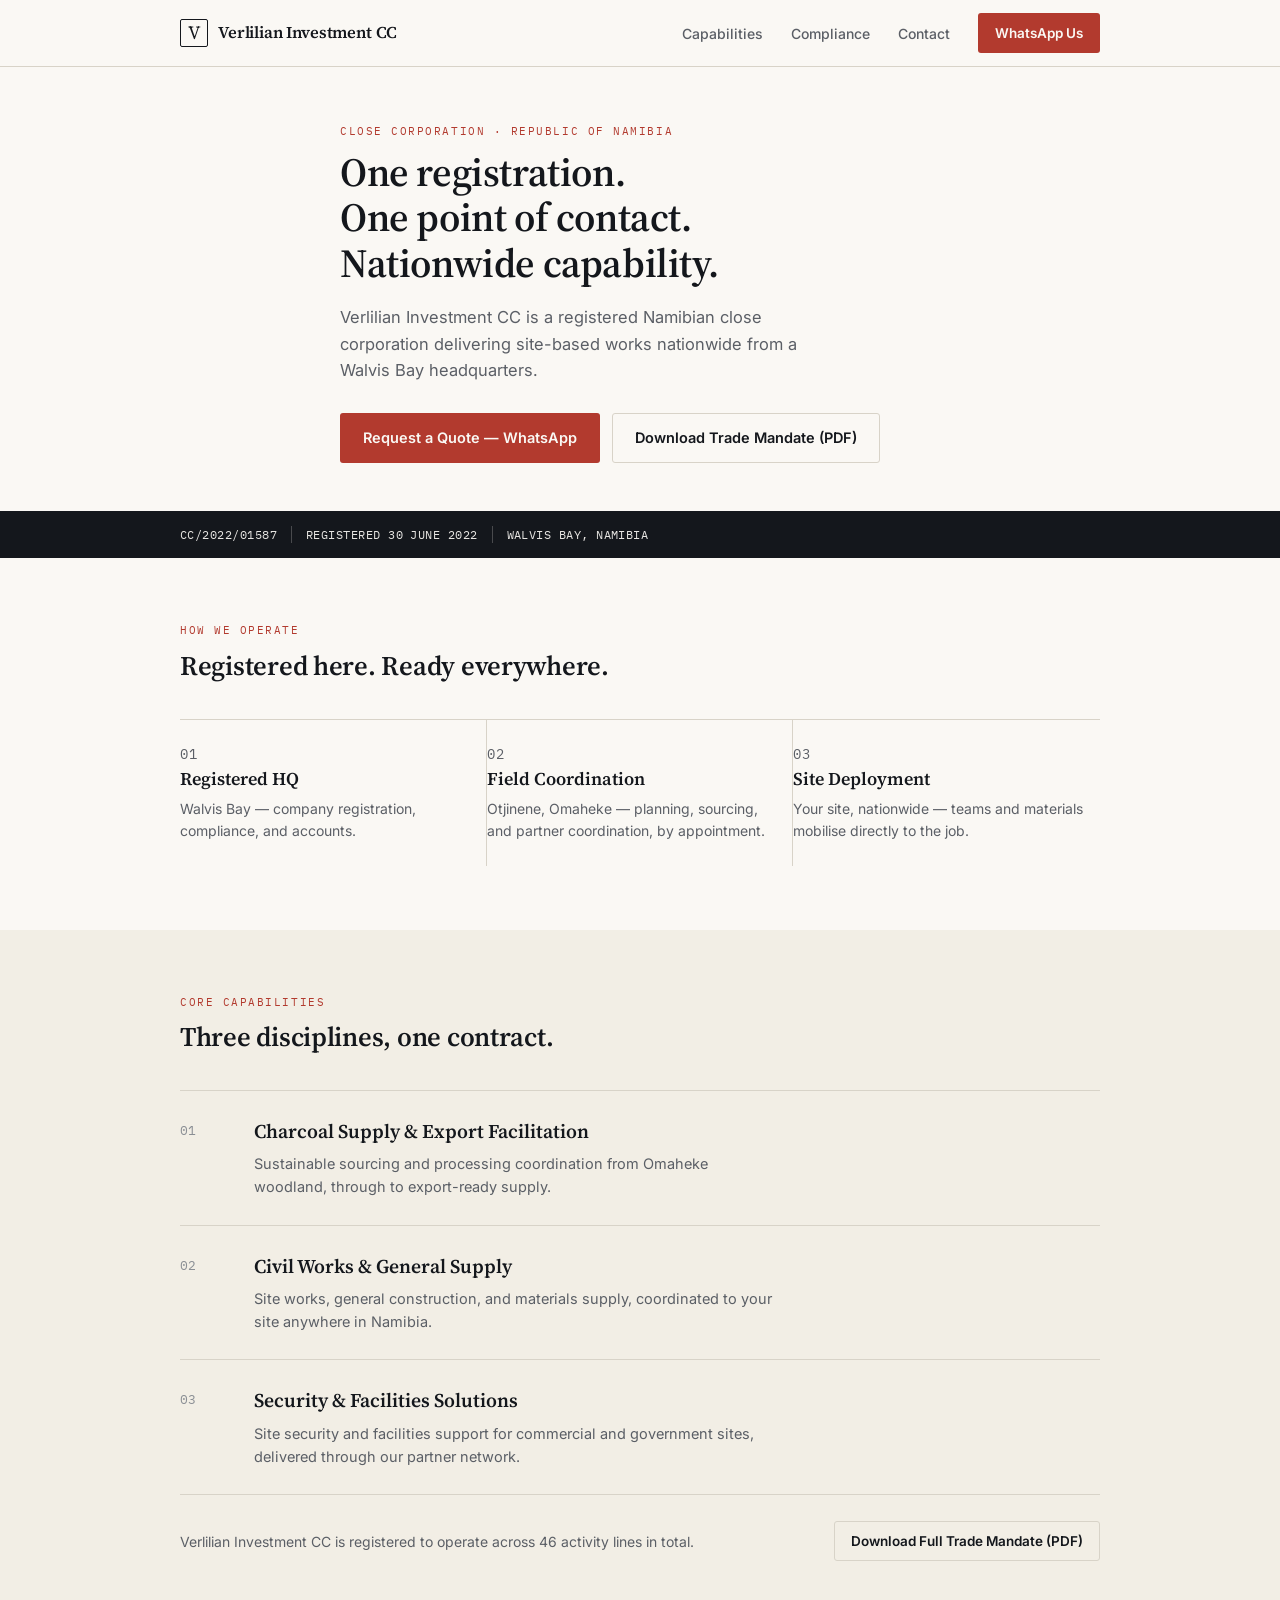
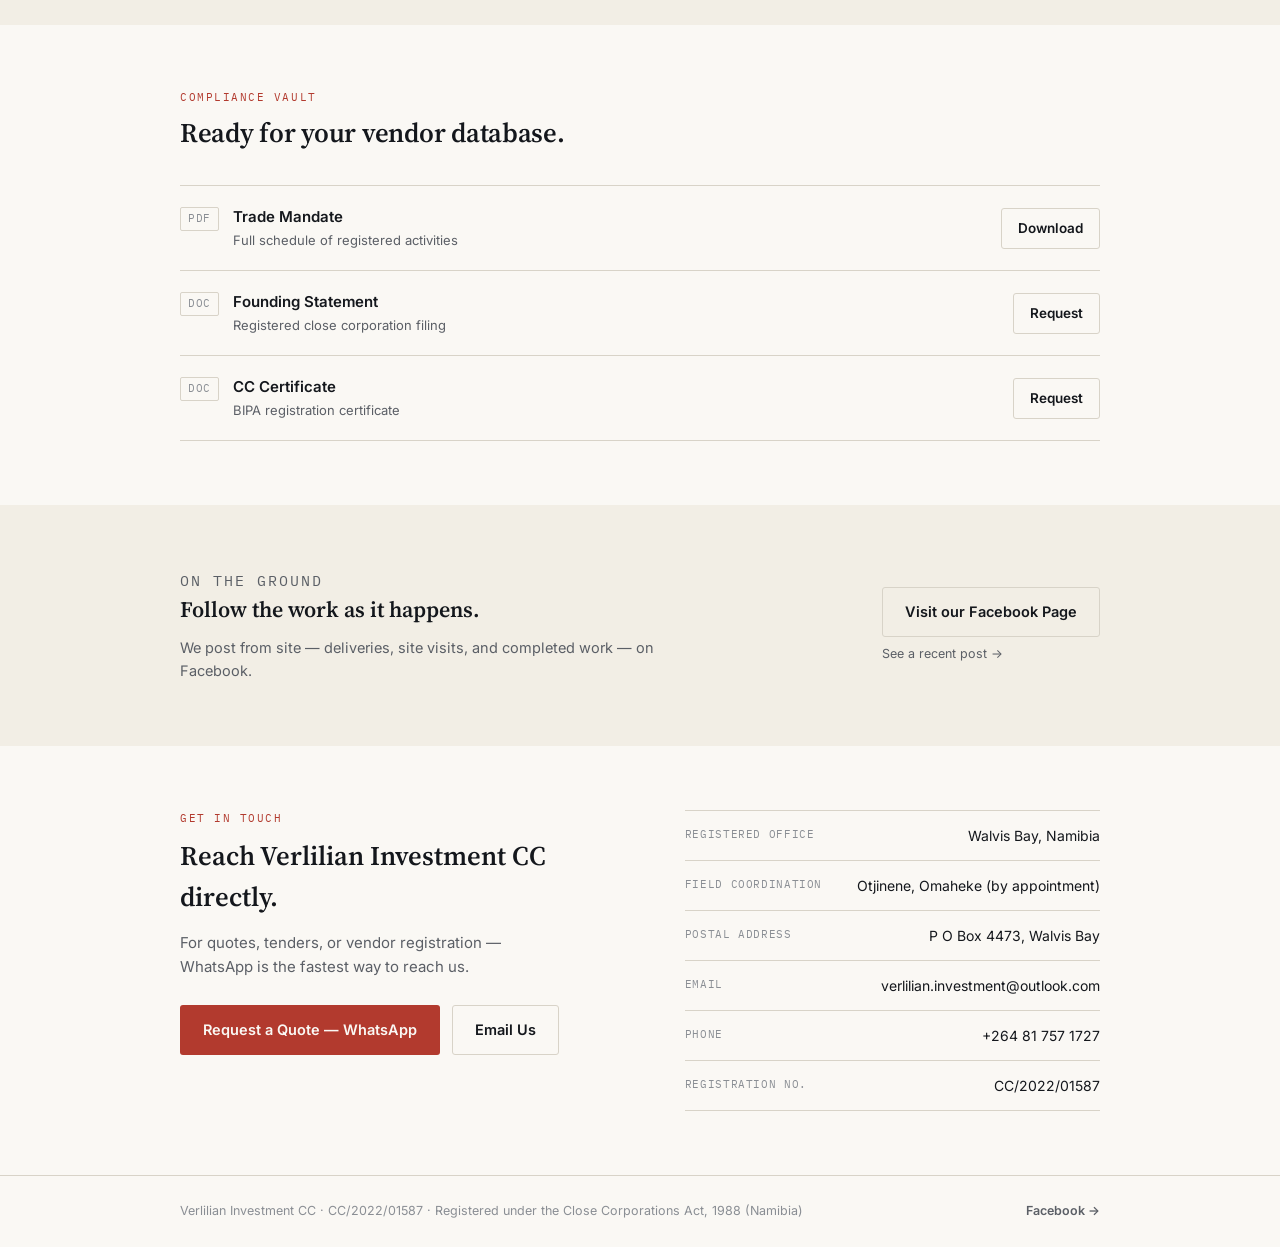
<file: index.html>
<!DOCTYPE html>
<html lang="en">
<head>
<meta charset="UTF-8">
<meta name="viewport" content="width=device-width, initial-scale=1.0">
<title>Verlilian Investment CC — Registered CC/2022/01587, Walvis Bay, Namibia</title>
<meta name="description" content="Verlilian Investment CC is a registered Namibian close corporation (CC/2022/01587) delivering charcoal supply, civil works, and security & facilities solutions nationwide from a Walvis Bay headquarters.">
<link rel="canonical" href="https://verlilian-website.vercel.app/">
<meta name="theme-color" content="#FAF8F4">

<!-- Open Graph / Facebook link previews -->
<meta property="og:type" content="website">
<meta property="og:site_name" content="Verlilian Investment CC">
<meta property="og:title" content="Verlilian Investment CC — Registered CC/2022/01587, Walvis Bay">
<meta property="og:description" content="One registration. One point of contact. Nationwide capability. Registered Namibian close corporation, est. 2022.">
<meta property="og:url" content="https://verlilian-website.vercel.app/">
<meta property="og:image" content="https://verlilian-website.vercel.app/images/og-verlilian.jpg">
<meta property="og:image:width" content="900">
<meta property="og:image:height" content="472">
<meta property="og:locale" content="en_NA">

<meta name="twitter:card" content="summary_large_image">
<meta name="twitter:title" content="Verlilian Investment CC — Registered CC/2022/01587">
<meta name="twitter:description" content="One registration. One point of contact. Nationwide capability.">
<meta name="twitter:image" content="https://verlilian-website.vercel.app/images/og-verlilian.jpg">

<link rel="icon" href="data:image/svg+xml,%3Csvg xmlns='http://www.w3.org/2000/svg' viewBox='0 0 32 32'%3E%3Crect x='2' y='2' width='28' height='28' fill='%23FAF8F4' stroke='%2314171C' stroke-width='2'/%3E%3Ctext x='16' y='23' font-family='Georgia,serif' font-size='19' font-weight='600' text-anchor='middle' fill='%2314171C'%3EV%3C/text%3E%3C/svg%3E">

<link rel="preconnect" href="https://fonts.googleapis.com">
<link rel="preconnect" href="https://fonts.gstatic.com" crossorigin>
<link href="https://fonts.googleapis.com/css2?family=Source+Serif+4:wght@600;700&family=Inter:wght@400;500;600;700&family=IBM+Plex+Mono:wght@400;500&display=swap" rel="stylesheet">

<link rel="stylesheet" href="styles.css">

<!--
  Meta Pixel — paste the base code below once the Facebook Page and Pixel
  exist. Left blank on purpose: do not ship a placeholder Pixel ID.

  <script>
    !function(f,b,e,v,n,t,s){if(f.fbq)return;n=f.fbq=function(){n.callMethod?
    n.callMethod.apply(n,arguments):n.queue.push(arguments)};if(!f._fbq)f._fbq=n;
    n.push=n;n.loaded=!0;n.version='2.0';n.queue=[];t=b.createElement(e);t.async=!0;
    t.src=v;s=b.getElementsByTagName(e)[0];s.parentNode.insertBefore(t,s)}(window,
    document,'script','https://connect.facebook.net/en_US/fbevents.js');
    fbq('init', 'YOUR_PIXEL_ID');
    fbq('track', 'PageView');
  </script>
-->
</head>
<body>
<a class="skip-link" href="#main">Skip to content</a>

<header class="site-header">
  <div class="wrap header-inner">
    <a class="brand" href="#top">
      <svg class="brand-mark" viewBox="0 0 28 28" aria-hidden="true">
        <text x="14" y="20" text-anchor="middle">V</text>
      </svg>
      <span class="brand-name">Verlilian Investment CC</span>
    </a>
    <div class="header-actions">
      <nav class="main-nav" aria-label="Primary">
        <ul id="nav-list">
          <li><a href="#capabilities">Capabilities</a></li>
          <li><a href="#compliance">Compliance</a></li>
          <li><a href="#contact">Contact</a></li>
          <li><a href="https://wa.me/264817571727?text=Hello%20Verlilian%20Investment%20CC%20(CC%2F2022%2F01587)%2C%20I%20need%20a%20quote%20for%20%5Bservice%5D%20in%20%5Blocation%5D." class="btn btn-primary btn-sm">WhatsApp Us</a></li>
        </ul>
      </nav>
      <button class="nav-toggle" id="nav-toggle" aria-expanded="false" aria-controls="nav-list" aria-label="Toggle menu">
        <span></span><span></span><span></span>
      </button>
    </div>
  </div>
</header>

<main id="main">

  <!-- Hero -->
  <section class="hero" id="top">
    <div class="wrap hero-inner">
      <p class="eyebrow">Close Corporation · Republic of Namibia</p>
      <h1>One registration.<br>One point of contact.<br>Nationwide capability.</h1>
      <p class="hero-lede">Verlilian Investment&nbsp;CC is a registered Namibian close corporation delivering site-based works nationwide from a Walvis Bay headquarters.</p>
      <div class="hero-actions">
        <a class="btn btn-primary" href="https://wa.me/264817571727?text=Hello%20Verlilian%20Investment%20CC%20(CC%2F2022%2F01587)%2C%20I%20need%20a%20quote%20for%20%5Bservice%5D%20in%20%5Blocation%5D.">Request a Quote — WhatsApp</a>
        <a class="btn btn-ghost" href="documents/verlilian-trade-mandate.pdf">Download Trade Mandate (PDF)</a>
      </div>
    </div>
    <div class="cert-strip">
      <div class="wrap cert-strip-inner">
        <span class="cert-field">CC/2022/01587</span>
        <span class="cert-field">REGISTERED 30 JUNE 2022</span>
        <span class="cert-field">WALVIS BAY, NAMIBIA</span>
      </div>
    </div>
  </section>

  <!-- Operating model -->
  <section id="operating-model">
    <div class="wrap">
      <div class="section-head">
        <p class="eyebrow">How We Operate</p>
        <h2>Registered here. Ready everywhere.</h2>
      </div>
      <div class="model-row">
        <div class="model-step">
          <p class="model-num">01</p>
          <h3>Registered HQ</h3>
          <p>Walvis Bay — company registration, compliance, and accounts.</p>
        </div>
        <div class="model-step">
          <p class="model-num">02</p>
          <h3>Field Coordination</h3>
          <p>Otjinene, Omaheke — planning, sourcing, and partner coordination, by appointment.</p>
        </div>
        <div class="model-step">
          <p class="model-num">03</p>
          <h3>Site Deployment</h3>
          <p>Your site, nationwide — teams and materials mobilise directly to the job.</p>
        </div>
      </div>
    </div>
  </section>

  <!-- Capabilities -->
  <section class="section-alt" id="capabilities">
    <div class="wrap">
      <div class="section-head">
        <p class="eyebrow">Core Capabilities</p>
        <h2>Three disciplines, one contract.</h2>
      </div>
      <div class="cap-list">
        <div class="cap-row">
          <span class="cap-num">01</span>
          <div>
            <h3>Charcoal Supply &amp; Export Facilitation</h3>
            <p>Sustainable sourcing and processing coordination from Omaheke woodland, through to export-ready supply.</p>
          </div>
        </div>
        <div class="cap-row">
          <span class="cap-num">02</span>
          <div>
            <h3>Civil Works &amp; General Supply</h3>
            <p>Site works, general construction, and materials supply, coordinated to your site anywhere in Namibia.</p>
          </div>
        </div>
        <div class="cap-row">
          <span class="cap-num">03</span>
          <div>
            <h3>Security &amp; Facilities Solutions</h3>
            <p>Site security and facilities support for commercial and government sites, delivered through our partner network.</p>
          </div>
        </div>
      </div>
      <div class="cap-footnote">
        <p>Verlilian Investment&nbsp;CC is registered to operate across 46 activity lines in total.</p>
        <a class="btn btn-ghost btn-sm" href="documents/verlilian-trade-mandate.pdf">Download Full Trade Mandate (PDF)</a>
      </div>
    </div>
  </section>

  <!-- Compliance vault -->
  <section id="compliance">
    <div class="wrap">
      <div class="section-head">
        <p class="eyebrow">Compliance Vault</p>
        <h2>Ready for your vendor database.</h2>
      </div>
      <div class="vault-list">
        <div class="vault-row">
          <div class="vault-row-main">
            <span class="vault-tag">PDF</span>
            <div>
              <div class="vault-name">Trade Mandate</div>
              <div class="vault-desc">Full schedule of registered activities</div>
            </div>
          </div>
          <a class="btn btn-ghost btn-sm" href="documents/verlilian-trade-mandate.pdf">Download</a>
        </div>
        <div class="vault-row">
          <div class="vault-row-main">
            <span class="vault-tag">DOC</span>
            <div>
              <div class="vault-name">Founding Statement</div>
              <div class="vault-desc">Registered close corporation filing</div>
            </div>
          </div>
          <a class="btn btn-ghost btn-sm" href="https://wa.me/264817571727?text=Hello%20Verlilian%20Investment%20CC%20(CC%2F2022%2F01587)%2C%20please%20could%20you%20send%20me%20a%20copy%20of%20the%20Founding%20Statement.">Request</a>
        </div>
        <div class="vault-row">
          <div class="vault-row-main">
            <span class="vault-tag">DOC</span>
            <div>
              <div class="vault-name">CC Certificate</div>
              <div class="vault-desc">BIPA registration certificate</div>
            </div>
          </div>
          <a class="btn btn-ghost btn-sm" href="https://wa.me/264817571727?text=Hello%20Verlilian%20Investment%20CC%20(CC%2F2022%2F01587)%2C%20please%20could%20you%20send%20me%20a%20copy%20of%20the%20CC%20Certificate.">Request</a>
        </div>
      </div>
    </div>
  </section>

  <!-- Facebook / on the ground -->
  <section class="section-alt">
    <div class="wrap social-inner">
      <div class="social-copy">
        <p class="eyebrow">On The Ground</p>
        <h2 style="font-size:22px; margin-bottom:10px;">Follow the work as it happens.</h2>
        <p>We post from site — deliveries, site visits, and completed work — on Facebook.</p>
      </div>
      <div style="display:flex; flex-direction:column; align-items:flex-start; gap:8px;">
        <a class="btn btn-ghost" href="https://www.facebook.com/share/1HYXwHe7k7/" target="_blank" rel="noopener">Visit our Facebook Page</a>
        <a href="https://www.facebook.com/share/p/1Cj22qFTcP/" target="_blank" rel="noopener" style="font-size:12.5px; color:var(--ink-soft); text-decoration:none;">See a recent post →</a>
      </div>
    </div>
  </section>

  <!-- Contact -->
  <section id="contact">
    <div class="wrap contact-grid">
      <div>
        <p class="eyebrow">Get In Touch</p>
        <h2 style="font-size:27px; margin-bottom:14px;">Reach Verlilian Investment&nbsp;CC directly.</h2>
        <p class="contact-lede">For quotes, tenders, or vendor registration — WhatsApp is the fastest way to reach us.</p>
        <div class="contact-actions">
          <a class="btn btn-primary" href="https://wa.me/264817571727?text=Hello%20Verlilian%20Investment%20CC%20(CC%2F2022%2F01587)%2C%20I%20need%20a%20quote%20for%20%5Bservice%5D%20in%20%5Blocation%5D.">Request a Quote — WhatsApp</a>
          <a class="btn btn-ghost" href="mailto:verlilian.investment@outlook.com">Email Us</a>
        </div>
      </div>
      <div class="contact-card">
        <dl>
          <div><dt>Registered Office</dt><dd>Walvis Bay, Namibia</dd></div>
          <div><dt>Field Coordination</dt><dd>Otjinene, Omaheke (by appointment)</dd></div>
          <div><dt>Postal Address</dt><dd>P O Box 4473, Walvis Bay</dd></div>
          <div><dt>Email</dt><dd><a href="mailto:verlilian.investment@outlook.com">verlilian.investment@outlook.com</a></dd></div>
          <div><dt>Phone</dt><dd><a href="tel:+264817571727">+264 81 757 1727</a></dd></div>
          <div><dt>Registration No.</dt><dd>CC/2022/01587</dd></div>
        </dl>
      </div>
    </div>
  </section>

</main>

<footer class="site-footer">
  <div class="wrap footer-inner">
    <p>Verlilian Investment CC · CC/2022/01587 · Registered under the Close Corporations Act, 1988 (Namibia)</p>
    <a class="footer-fb" href="https://www.facebook.com/share/1HYXwHe7k7/" target="_blank" rel="noopener">Facebook →</a>
  </div>
</footer>

<script src="script.js"></script>
</body>
</html>
</file>
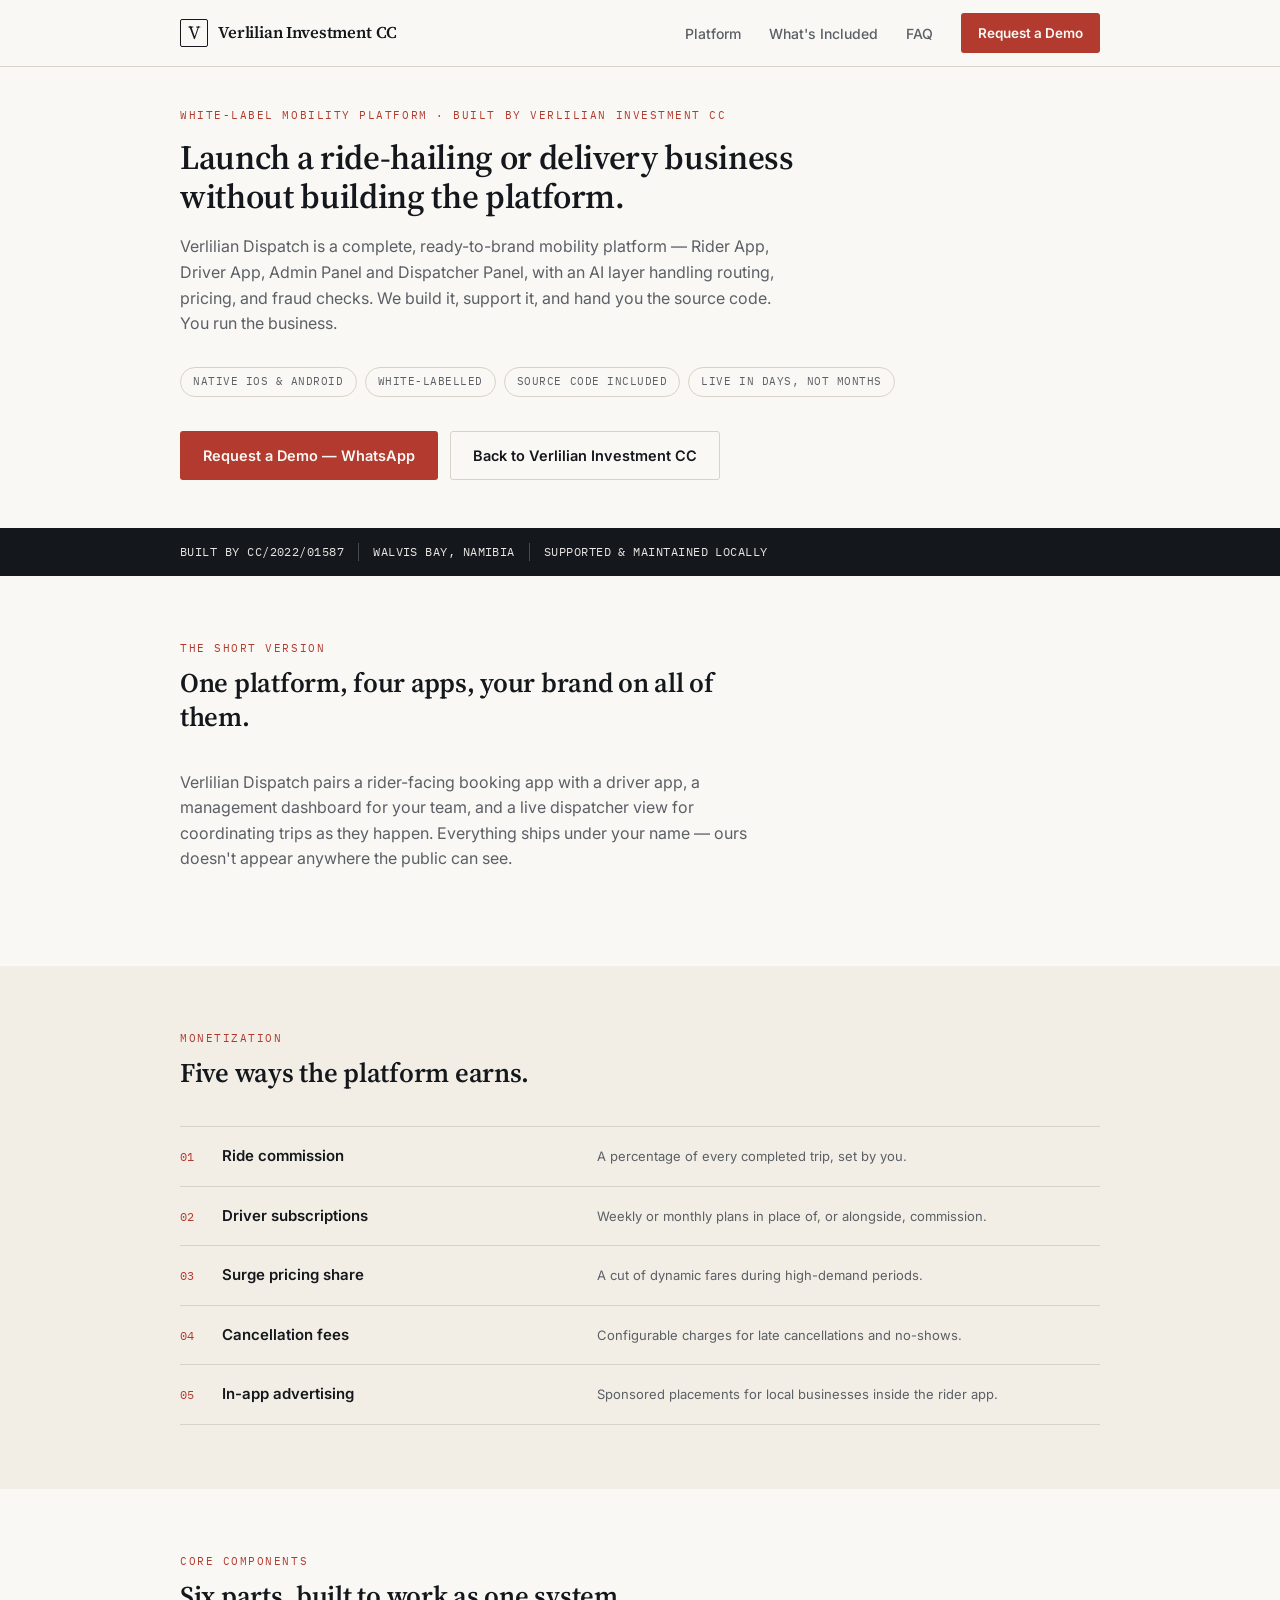
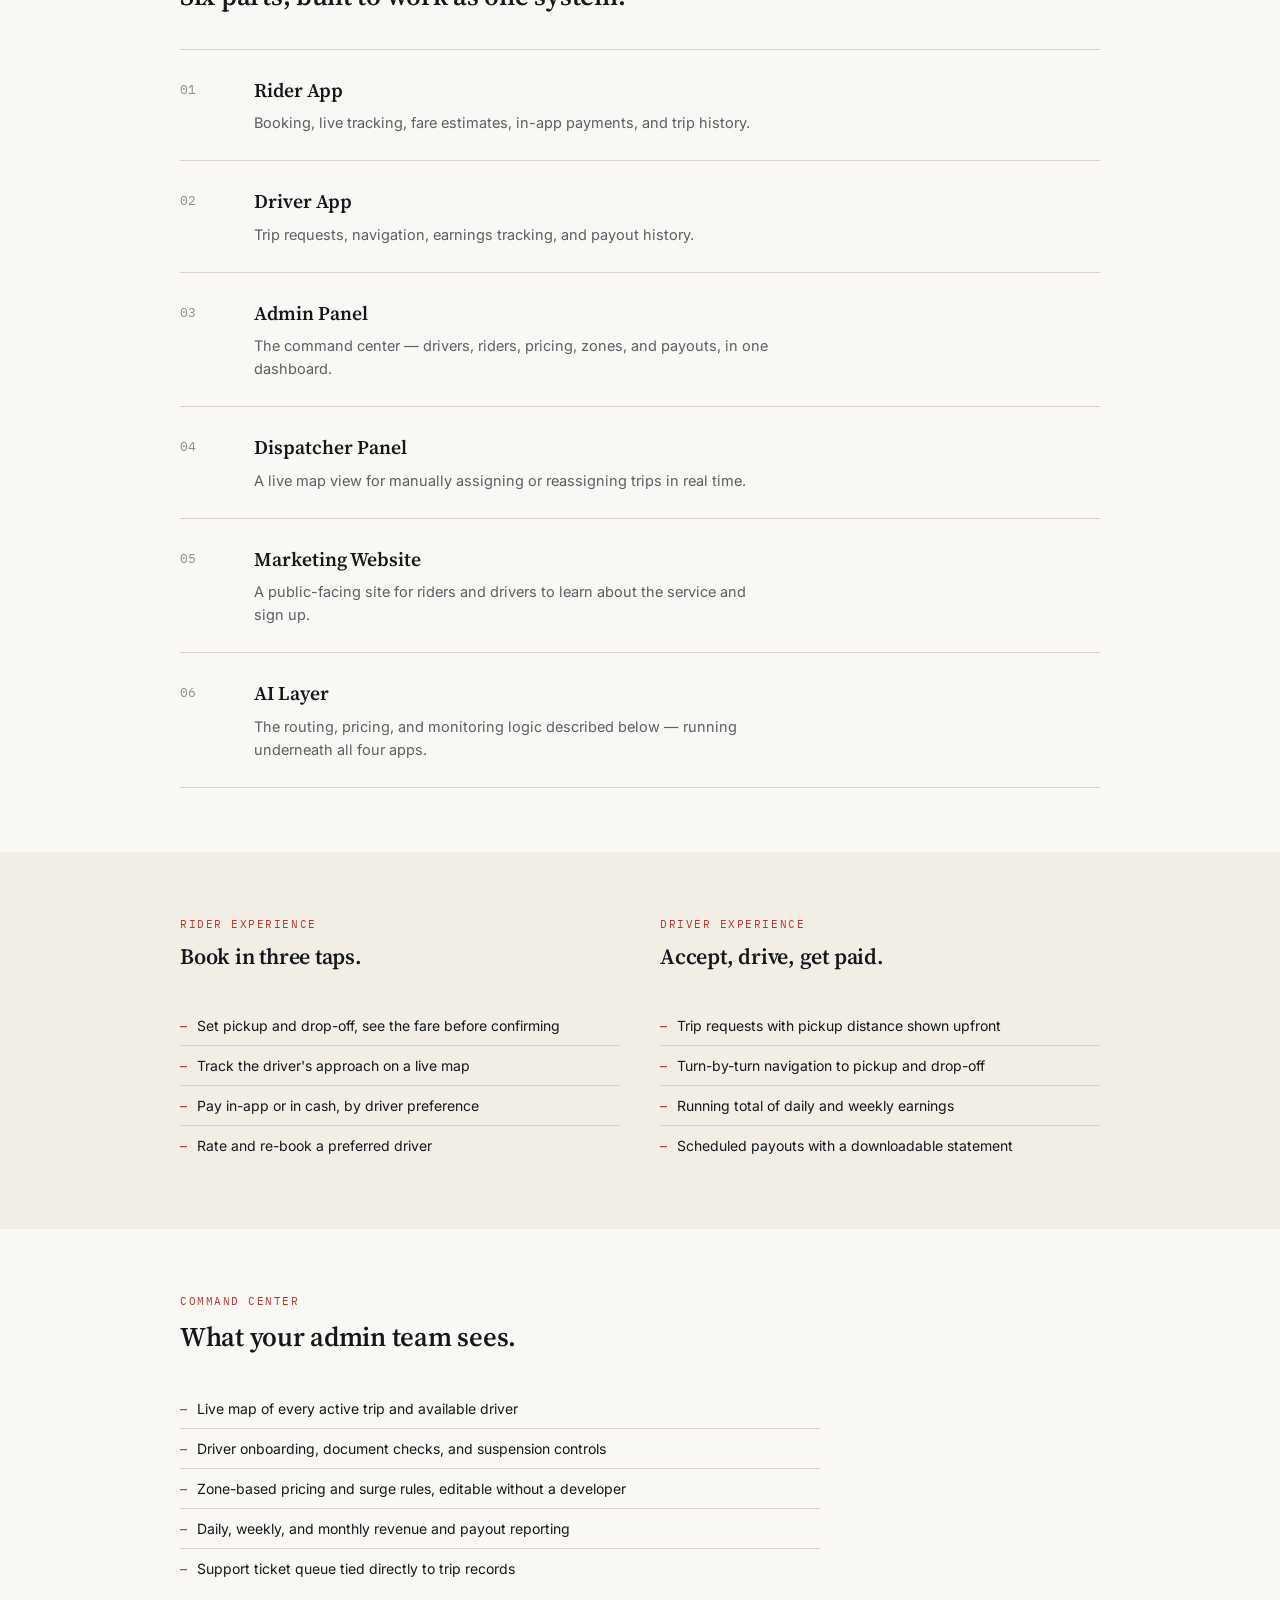
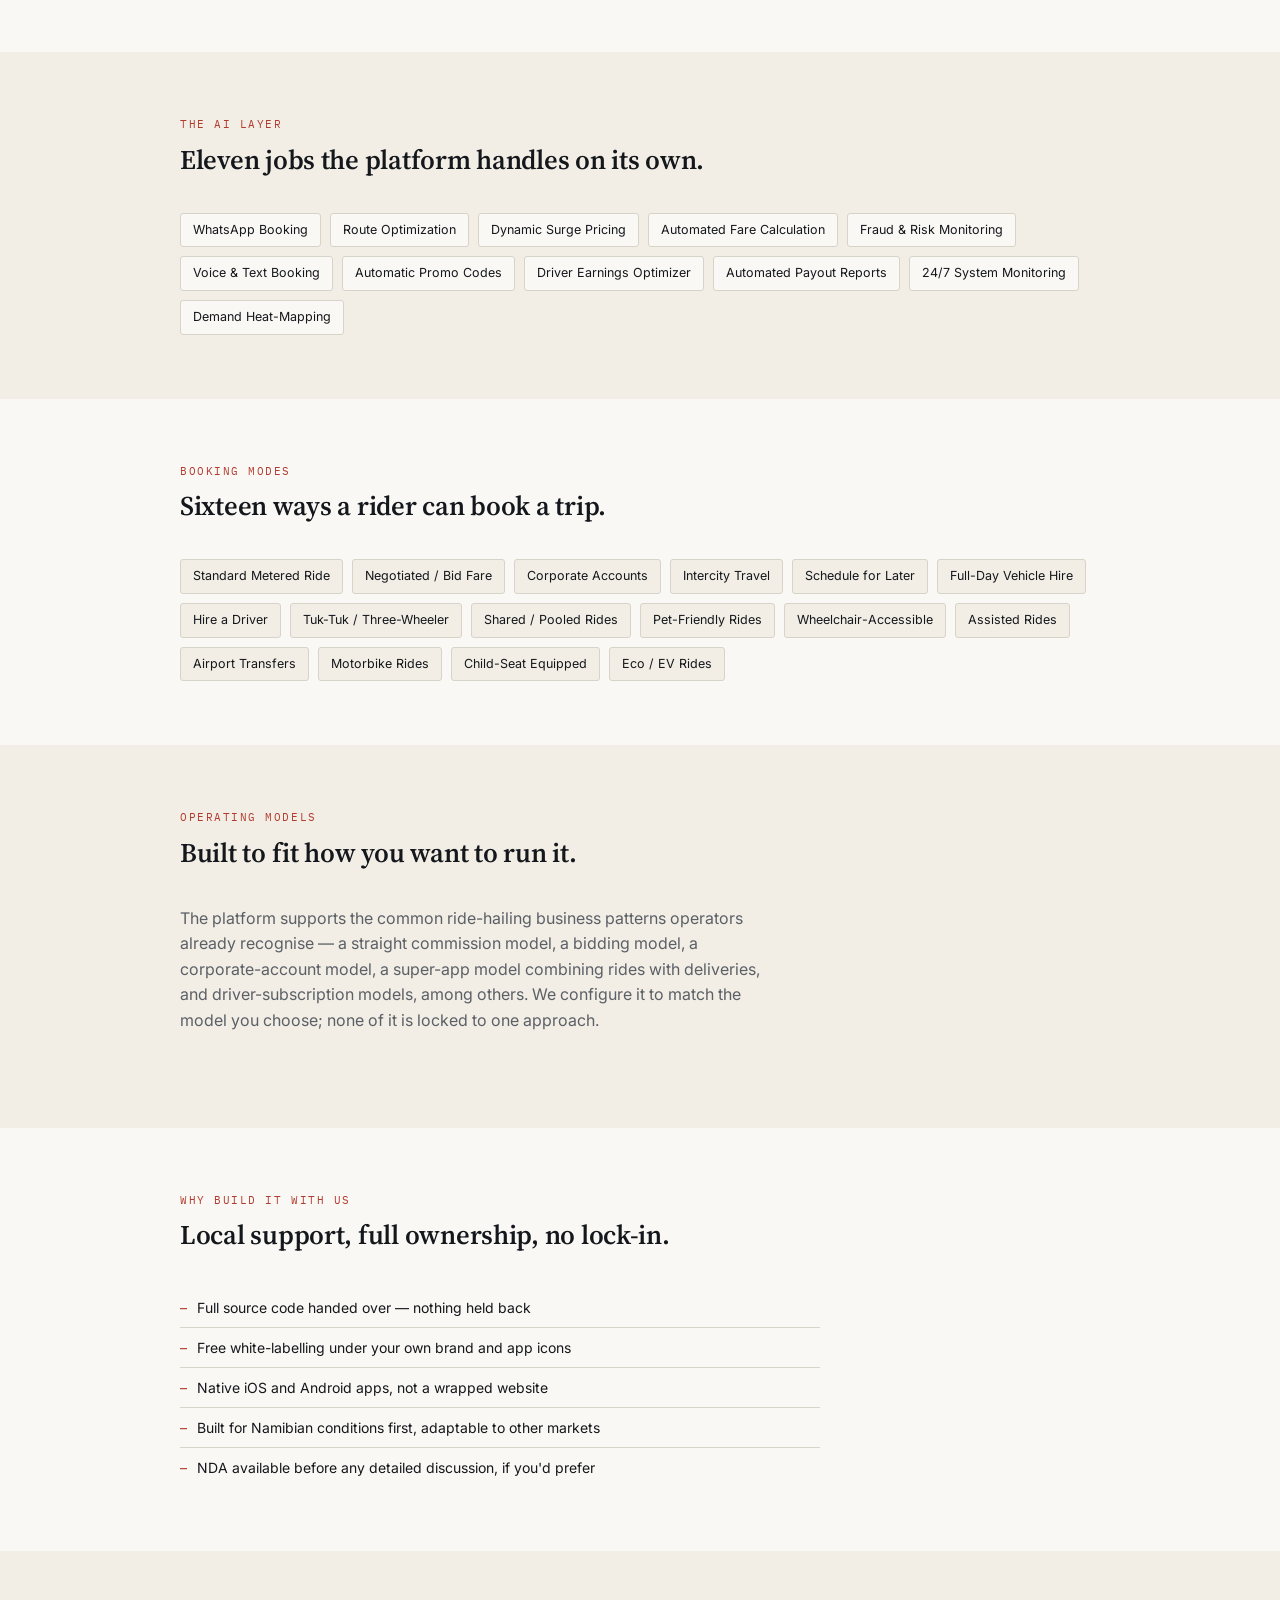
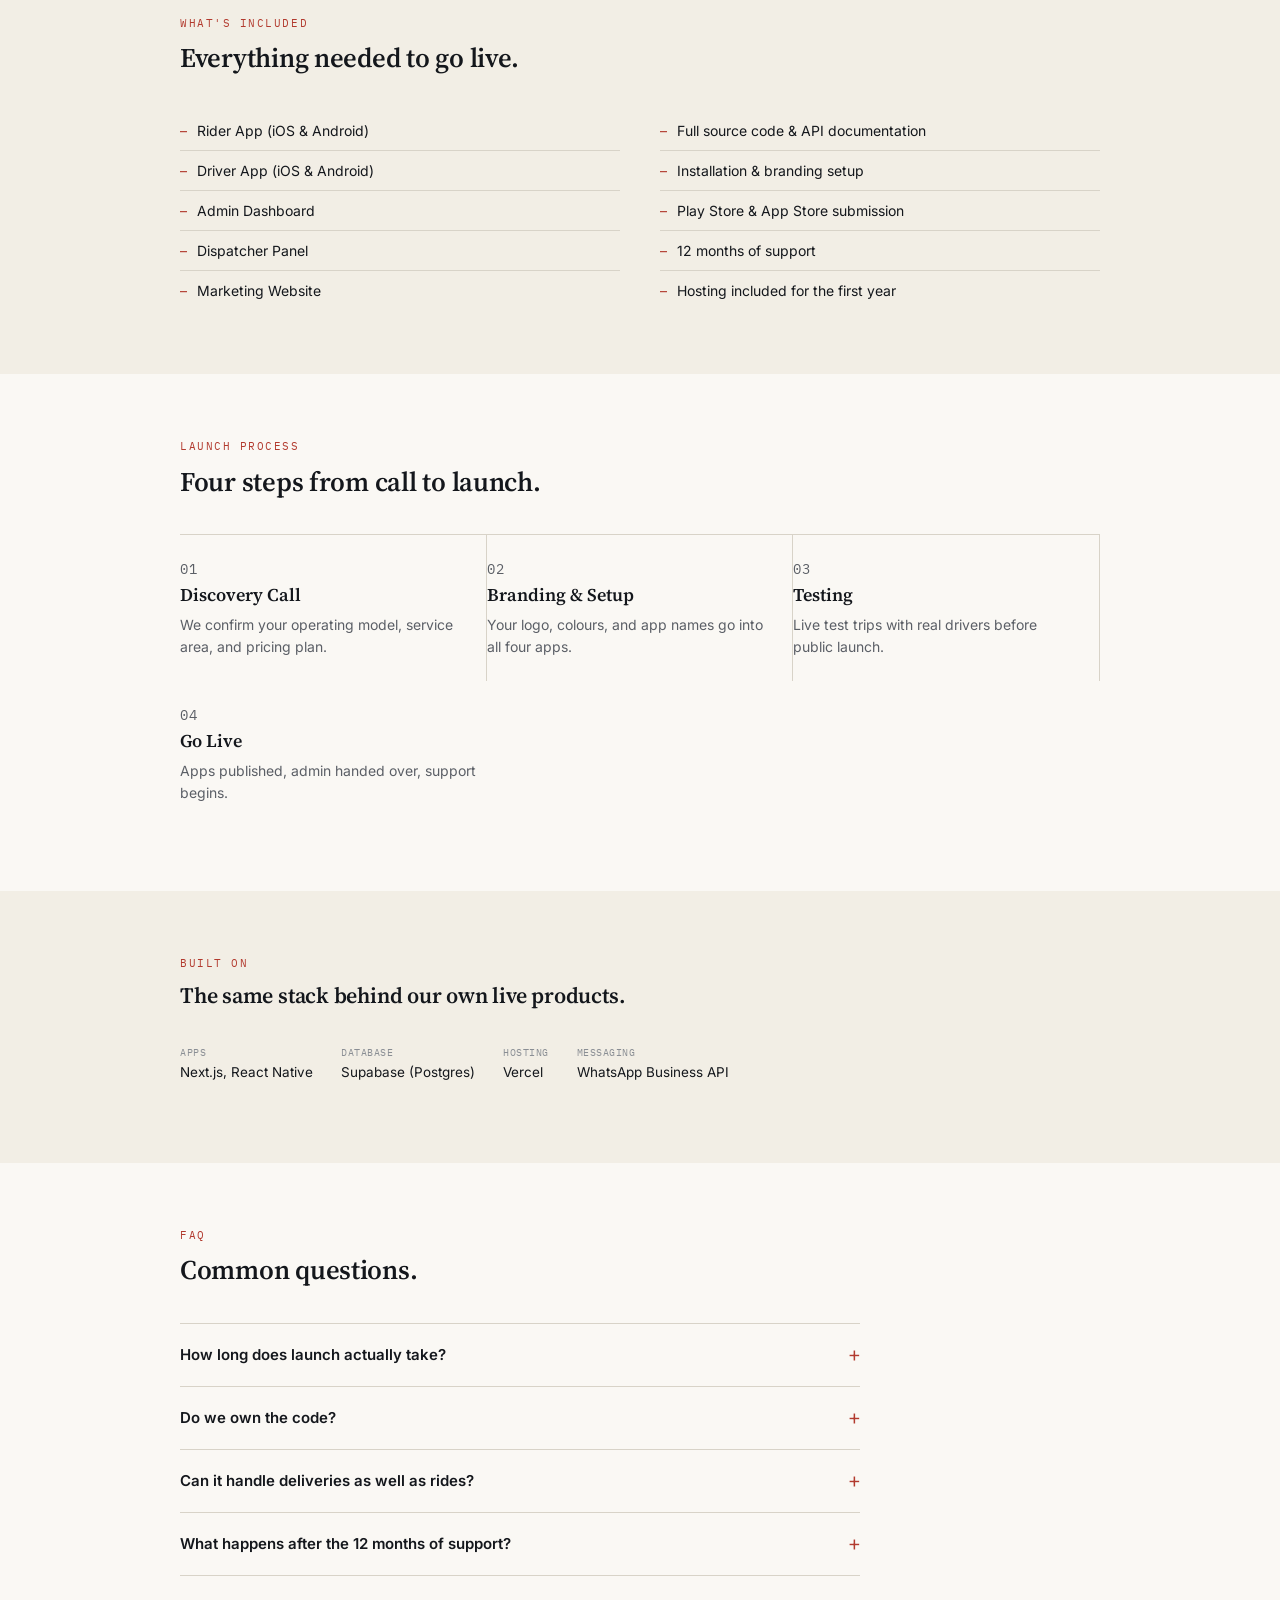
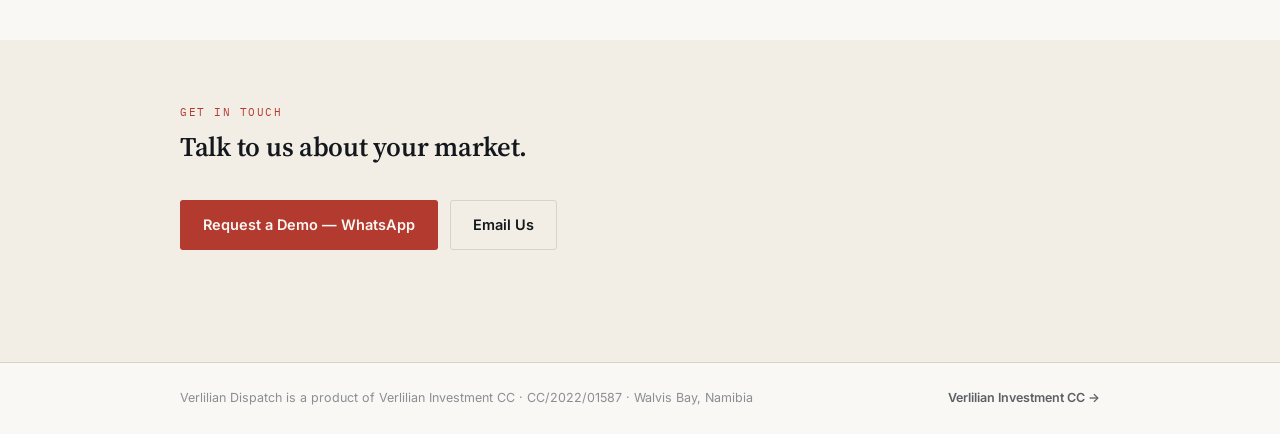
<file: driver-app.html>
<!DOCTYPE html>
<html lang="en">
<head>
<meta charset="UTF-8">
<meta name="viewport" content="width=device-width, initial-scale=1.0">
<title>Verlilian Dispatch — White-Label Ride & Delivery Platform</title>
<meta name="description" content="Verlilian Dispatch is a white-label ride-hailing and delivery platform — Rider App, Driver App, Admin Panel and Dispatcher Panel, with an AI layer for routing, pricing, and fraud monitoring. Built by Verlilian Investment CC (CC/2022/01587).">
<link rel="canonical" href="https://verlilian-website.vercel.app/driver-app.html">
<meta name="theme-color" content="#FAF8F4">

<meta property="og:type" content="website">
<meta property="og:site_name" content="Verlilian Investment CC">
<meta property="og:title" content="Verlilian Dispatch — White-Label Ride & Delivery Platform">
<meta property="og:description" content="Rider App, Driver App, Admin Panel, Dispatcher Panel and an AI layer for routing, pricing, and fraud monitoring — built and supported by Verlilian Investment CC.">
<meta property="og:url" content="https://verlilian-website.vercel.app/driver-app.html">

<link rel="icon" href="data:image/svg+xml,%3Csvg xmlns='http://www.w3.org/2000/svg' viewBox='0 0 32 32'%3E%3Crect x='2' y='2' width='28' height='28' fill='%23FAF8F4' stroke='%2314171C' stroke-width='2'/%3E%3Ctext x='16' y='23' font-family='Georgia,serif' font-size='19' font-weight='600' text-anchor='middle' fill='%2314171C'%3EV%3C/text%3E%3C/svg%3E">

<link rel="preconnect" href="https://fonts.googleapis.com">
<link rel="preconnect" href="https://fonts.gstatic.com" crossorigin>
<link href="https://fonts.googleapis.com/css2?family=Source+Serif+4:wght@600;700&family=Inter:wght@400;500;600;700&family=IBM+Plex+Mono:wght@400;500&display=swap" rel="stylesheet">
<link rel="stylesheet" href="styles.css">
</head>
<body>
<a class="skip-link" href="#main">Skip to content</a>

<header class="site-header">
  <div class="wrap header-inner">
    <a class="brand" href="index.html">
      <svg class="brand-mark" viewBox="0 0 28 28" aria-hidden="true"><text x="14" y="20" text-anchor="middle">V</text></svg>
      <span class="brand-name">Verlilian Investment CC</span>
    </a>
    <div class="header-actions">
      <nav class="main-nav" aria-label="Primary">
        <ul id="nav-list">
          <li><a href="#components">Platform</a></li>
          <li><a href="#included">What's Included</a></li>
          <li><a href="#faq">FAQ</a></li>
          <li><a href="https://wa.me/264817571727?text=Hello%20Verlilian%20Investment%20CC%2C%20I%27d%20like%20a%20demo%20of%20Verlilian%20Dispatch." class="btn btn-primary btn-sm">Request a Demo</a></li>
        </ul>
      </nav>
      <button class="nav-toggle" id="nav-toggle" aria-expanded="false" aria-controls="nav-list" aria-label="Toggle menu">
        <span></span><span></span><span></span>
      </button>
    </div>
  </div>
</header>

<main id="main">

  <section class="hero page-header">
    <div class="wrap">
      <p class="eyebrow">White-Label Mobility Platform · Built by Verlilian Investment CC</p>
      <h1>Launch a ride-hailing or delivery business without building the platform.</h1>
      <p class="page-lede">Verlilian Dispatch is a complete, ready-to-brand mobility platform — Rider App, Driver App, Admin Panel and Dispatcher Panel, with an AI layer handling routing, pricing, and fraud checks. We build it, support it, and hand you the source code. You run the business.</p>
      <div class="badge-row">
        <span class="badge">Native iOS &amp; Android</span>
        <span class="badge">White-Labelled</span>
        <span class="badge">Source Code Included</span>
        <span class="badge">Live in Days, Not Months</span>
      </div>
      <div class="hero-actions">
        <a class="btn btn-primary" href="https://wa.me/264817571727?text=Hello%20Verlilian%20Investment%20CC%2C%20I%27d%20like%20a%20demo%20of%20Verlilian%20Dispatch.">Request a Demo — WhatsApp</a>
        <a class="btn btn-ghost" href="index.html">Back to Verlilian Investment CC</a>
      </div>
    </div>
    <div class="cert-strip">
      <div class="wrap cert-strip-inner">
        <span class="cert-field">BUILT BY CC/2022/01587</span>
        <span class="cert-field">WALVIS BAY, NAMIBIA</span>
        <span class="cert-field">SUPPORTED &amp; MAINTAINED LOCALLY</span>
      </div>
    </div>
  </section>

  <!-- Definition -->
  <section>
    <div class="wrap">
      <div class="section-head">
        <p class="eyebrow">The Short Version</p>
        <h2>One platform, four apps, your brand on all of them.</h2>
      </div>
      <p class="page-lede" style="margin-top:0;">Verlilian Dispatch pairs a rider-facing booking app with a driver app, a management dashboard for your team, and a live dispatcher view for coordinating trips as they happen. Everything ships under your name — ours doesn't appear anywhere the public can see.</p>
    </div>
  </section>

  <!-- Monetization -->
  <section class="section-alt">
    <div class="wrap">
      <div class="section-head">
        <p class="eyebrow">Monetization</p>
        <h2>Five ways the platform earns.</h2>
      </div>
      <div class="money-list">
        <div class="money-row"><span class="num">01</span><span class="label">Ride commission</span><span class="desc">A percentage of every completed trip, set by you.</span></div>
        <div class="money-row"><span class="num">02</span><span class="label">Driver subscriptions</span><span class="desc">Weekly or monthly plans in place of, or alongside, commission.</span></div>
        <div class="money-row"><span class="num">03</span><span class="label">Surge pricing share</span><span class="desc">A cut of dynamic fares during high-demand periods.</span></div>
        <div class="money-row"><span class="num">04</span><span class="label">Cancellation fees</span><span class="desc">Configurable charges for late cancellations and no-shows.</span></div>
        <div class="money-row"><span class="num">05</span><span class="label">In-app advertising</span><span class="desc">Sponsored placements for local businesses inside the rider app.</span></div>
      </div>
    </div>
  </section>

  <!-- Core components -->
  <section id="components">
    <div class="wrap">
      <div class="section-head">
        <p class="eyebrow">Core Components</p>
        <h2>Six parts, built to work as one system.</h2>
      </div>
      <div class="cap-list">
        <div class="cap-row"><span class="cap-num">01</span><div><h3>Rider App</h3><p>Booking, live tracking, fare estimates, in-app payments, and trip history.</p></div></div>
        <div class="cap-row"><span class="cap-num">02</span><div><h3>Driver App</h3><p>Trip requests, navigation, earnings tracking, and payout history.</p></div></div>
        <div class="cap-row"><span class="cap-num">03</span><div><h3>Admin Panel</h3><p>The command center — drivers, riders, pricing, zones, and payouts, in one dashboard.</p></div></div>
        <div class="cap-row"><span class="cap-num">04</span><div><h3>Dispatcher Panel</h3><p>A live map view for manually assigning or reassigning trips in real time.</p></div></div>
        <div class="cap-row"><span class="cap-num">05</span><div><h3>Marketing Website</h3><p>A public-facing site for riders and drivers to learn about the service and sign up.</p></div></div>
        <div class="cap-row"><span class="cap-num">06</span><div><h3>AI Layer</h3><p>The routing, pricing, and monitoring logic described below — running underneath all four apps.</p></div></div>
      </div>
    </div>
  </section>

  <!-- Rider / Driver experience -->
  <section class="section-alt">
    <div class="wrap two-col">
      <div>
        <div class="section-head">
          <p class="eyebrow">Rider Experience</p>
          <h2 style="font-size:22px;">Book in three taps.</h2>
        </div>
        <ul class="check-list">
          <li>Set pickup and drop-off, see the fare before confirming</li>
          <li>Track the driver's approach on a live map</li>
          <li>Pay in-app or in cash, by driver preference</li>
          <li>Rate and re-book a preferred driver</li>
        </ul>
      </div>
      <div>
        <div class="section-head">
          <p class="eyebrow">Driver Experience</p>
          <h2 style="font-size:22px;">Accept, drive, get paid.</h2>
        </div>
        <ul class="check-list">
          <li>Trip requests with pickup distance shown upfront</li>
          <li>Turn-by-turn navigation to pickup and drop-off</li>
          <li>Running total of daily and weekly earnings</li>
          <li>Scheduled payouts with a downloadable statement</li>
        </ul>
      </div>
    </div>
  </section>

  <!-- Command center -->
  <section>
    <div class="wrap">
      <div class="section-head">
        <p class="eyebrow">Command Center</p>
        <h2>What your admin team sees.</h2>
      </div>
      <ul class="check-list" style="max-width:640px;">
        <li>Live map of every active trip and available driver</li>
        <li>Driver onboarding, document checks, and suspension controls</li>
        <li>Zone-based pricing and surge rules, editable without a developer</li>
        <li>Daily, weekly, and monthly revenue and payout reporting</li>
        <li>Support ticket queue tied directly to trip records</li>
      </ul>
    </div>
  </section>

  <!-- AI engine -->
  <section class="section-alt">
    <div class="wrap">
      <div class="section-head">
        <p class="eyebrow">The AI Layer</p>
        <h2>Eleven jobs the platform handles on its own.</h2>
      </div>
      <div class="tag-grid">
        <span class="tag">WhatsApp Booking</span>
        <span class="tag">Route Optimization</span>
        <span class="tag">Dynamic Surge Pricing</span>
        <span class="tag">Automated Fare Calculation</span>
        <span class="tag">Fraud &amp; Risk Monitoring</span>
        <span class="tag">Voice &amp; Text Booking</span>
        <span class="tag">Automatic Promo Codes</span>
        <span class="tag">Driver Earnings Optimizer</span>
        <span class="tag">Automated Payout Reports</span>
        <span class="tag">24/7 System Monitoring</span>
        <span class="tag">Demand Heat-Mapping</span>
      </div>
    </div>
  </section>

  <!-- Booking modes -->
  <section>
    <div class="wrap">
      <div class="section-head">
        <p class="eyebrow">Booking Modes</p>
        <h2>Sixteen ways a rider can book a trip.</h2>
      </div>
      <div class="tag-grid">
        <span class="tag tag-alt">Standard Metered Ride</span>
        <span class="tag tag-alt">Negotiated / Bid Fare</span>
        <span class="tag tag-alt">Corporate Accounts</span>
        <span class="tag tag-alt">Intercity Travel</span>
        <span class="tag tag-alt">Schedule for Later</span>
        <span class="tag tag-alt">Full-Day Vehicle Hire</span>
        <span class="tag tag-alt">Hire a Driver</span>
        <span class="tag tag-alt">Tuk-Tuk / Three-Wheeler</span>
        <span class="tag tag-alt">Shared / Pooled Rides</span>
        <span class="tag tag-alt">Pet-Friendly Rides</span>
        <span class="tag tag-alt">Wheelchair-Accessible</span>
        <span class="tag tag-alt">Assisted Rides</span>
        <span class="tag tag-alt">Airport Transfers</span>
        <span class="tag tag-alt">Motorbike Rides</span>
        <span class="tag tag-alt">Child-Seat Equipped</span>
        <span class="tag tag-alt">Eco / EV Rides</span>
      </div>
    </div>
  </section>

  <!-- Operating models -->
  <section class="section-alt">
    <div class="wrap">
      <div class="section-head">
        <p class="eyebrow">Operating Models</p>
        <h2>Built to fit how you want to run it.</h2>
      </div>
      <p class="page-lede" style="margin-top:0;">The platform supports the common ride-hailing business patterns operators already recognise — a straight commission model, a bidding model, a corporate-account model, a super-app model combining rides with deliveries, and driver-subscription models, among others. We configure it to match the model you choose; none of it is locked to one approach.</p>
    </div>
  </section>

  <!-- Why Verlilian -->
  <section>
    <div class="wrap">
      <div class="section-head">
        <p class="eyebrow">Why Build It With Us</p>
        <h2>Local support, full ownership, no lock-in.</h2>
      </div>
      <ul class="check-list" style="max-width:640px;">
        <li>Full source code handed over — nothing held back</li>
        <li>Free white-labelling under your own brand and app icons</li>
        <li>Native iOS and Android apps, not a wrapped website</li>
        <li>Built for Namibian conditions first, adaptable to other markets</li>
        <li>NDA available before any detailed discussion, if you'd prefer</li>
      </ul>
    </div>
  </section>

  <!-- What's included -->
  <section class="section-alt" id="included">
    <div class="wrap">
      <div class="section-head">
        <p class="eyebrow">What's Included</p>
        <h2>Everything needed to go live.</h2>
      </div>
      <div class="two-col">
        <ul class="check-list">
          <li>Rider App (iOS &amp; Android)</li>
          <li>Driver App (iOS &amp; Android)</li>
          <li>Admin Dashboard</li>
          <li>Dispatcher Panel</li>
          <li>Marketing Website</li>
        </ul>
        <ul class="check-list">
          <li>Full source code &amp; API documentation</li>
          <li>Installation &amp; branding setup</li>
          <li>Play Store &amp; App Store submission</li>
          <li>12 months of support</li>
          <li>Hosting included for the first year</li>
        </ul>
      </div>
    </div>
  </section>

  <!-- Launch process -->
  <section>
    <div class="wrap">
      <div class="section-head">
        <p class="eyebrow">Launch Process</p>
        <h2>Four steps from call to launch.</h2>
      </div>
      <div class="model-row">
        <div class="model-step"><p class="model-num">01</p><h3>Discovery Call</h3><p>We confirm your operating model, service area, and pricing plan.</p></div>
        <div class="model-step"><p class="model-num">02</p><h3>Branding &amp; Setup</h3><p>Your logo, colours, and app names go into all four apps.</p></div>
        <div class="model-step"><p class="model-num">03</p><h3>Testing</h3><p>Live test trips with real drivers before public launch.</p></div>
        <div class="model-step"><p class="model-num">04</p><h3>Go Live</h3><p>Apps published, admin handed over, support begins.</p></div>
      </div>
    </div>
  </section>

  <!-- Tech stack -->
  <section class="section-alt">
    <div class="wrap">
      <div class="section-head">
        <p class="eyebrow">Built On</p>
        <h2 style="font-size:22px;">The same stack behind our own live products.</h2>
      </div>
      <dl class="stack-row">
        <div><dt>Apps</dt><dd>Next.js, React Native</dd></div>
        <div><dt>Database</dt><dd>Supabase (Postgres)</dd></div>
        <div><dt>Hosting</dt><dd>Vercel</dd></div>
        <div><dt>Messaging</dt><dd>WhatsApp Business API</dd></div>
      </dl>
    </div>
  </section>

  <!-- FAQ -->
  <section id="faq">
    <div class="wrap">
      <div class="section-head">
        <p class="eyebrow">FAQ</p>
        <h2>Common questions.</h2>
      </div>
      <div style="max-width:680px;">
        <details class="faq-item">
          <summary>How long does launch actually take?</summary>
          <p>Once branding assets and your pricing model are confirmed, we typically move from discovery call to a live testable build within one to two weeks, depending on app store review times.</p>
        </details>
        <details class="faq-item">
          <summary>Do we own the code?</summary>
          <p>Yes. Source code is handed over as part of the package — there's no ongoing licence fee to keep running what you paid for.</p>
        </details>
        <details class="faq-item">
          <summary>Can it handle deliveries as well as rides?</summary>
          <p>Yes — the same platform supports a delivery-only or combined rides-and-delivery setup, configured at setup.</p>
        </details>
        <details class="faq-item">
          <summary>What happens after the 12 months of support?</summary>
          <p>Support renews annually at a fixed rate, or your own team can take over maintenance using the documentation provided.</p>
        </details>
      </div>
    </div>
  </section>

  <!-- Contact -->
  <section class="section-alt" id="contact">
    <div class="wrap">
      <div class="section-head">
        <p class="eyebrow">Get In Touch</p>
        <h2>Talk to us about your market.</h2>
      </div>
      <div class="hero-actions">
        <a class="btn btn-primary" href="https://wa.me/264817571727?text=Hello%20Verlilian%20Investment%20CC%2C%20I%27d%20like%20a%20demo%20of%20Verlilian%20Dispatch.">Request a Demo — WhatsApp</a>
        <a class="btn btn-ghost" href="mailto:verlilian.investment@outlook.com">Email Us</a>
      </div>
    </div>
  </section>

</main>

<footer class="site-footer">
  <div class="wrap footer-inner">
    <p>Verlilian Dispatch is a product of Verlilian Investment CC · CC/2022/01587 · Walvis Bay, Namibia</p>
    <a class="footer-fb" href="index.html">Verlilian Investment CC →</a>
  </div>
</footer>

<script src="script.js"></script>
</body>
</html>
</file>
<file: styles.css>
/* Verlilian Investment CC — editorial / certificate design system
   Ink on paper, one accent, thin rules, generous space. No shadows, no badges. */

:root {
  --ink: #14171C;
  --ink-soft: #5B5F66;
  --ink-faint: #8A8E94;
  --paper: #FAF8F4;
  --paper-alt: #F2EEE5;
  --line: #D8D3C8;
  --rust: #B23A2E;
  --rust-deep: #8F2C22;
  --serif: 'Source Serif 4', Georgia, serif;
  --sans: 'Inter', -apple-system, BlinkMacSystemFont, 'Segoe UI', sans-serif;
  --mono: 'IBM Plex Mono', 'SFMono-Regular', Menlo, monospace;
  --max: 960px;
}

* { box-sizing: border-box; }
html { scroll-behavior: smooth; }

body {
  margin: 0;
  background: var(--paper);
  color: var(--ink);
  font-family: var(--sans);
  font-size: 16px;
  line-height: 1.5;
  -webkit-font-smoothing: antialiased;
}

img { max-width: 100%; display: block; }

a { color: inherit; }

.wrap {
  max-width: var(--max);
  margin: 0 auto;
  padding: 0 20px;
}

.sr-only {
  position: absolute; width: 1px; height: 1px;
  overflow: hidden; clip: rect(0,0,0,0); white-space: nowrap;
}

.skip-link {
  position: absolute; left: -999px; top: 0;
  background: var(--ink); color: var(--paper);
  padding: 10px 16px; z-index: 100;
  font-family: var(--mono); font-size: 13px;
}
.skip-link:focus { left: 0; }

.eyebrow {
  font-family: var(--mono);
  font-size: 11px;
  letter-spacing: 0.14em;
  text-transform: uppercase;
  color: var(--rust);
  margin: 0 0 10px;
}

h1, h2, h3 {
  font-family: var(--serif);
  font-weight: 600;
  color: var(--ink);
  margin: 0;
}

.rule {
  border: none;
  border-top: 1px solid var(--line);
  margin: 0;
}

/* ---------- Buttons ---------- */
.btn {
  display: inline-flex;
  align-items: center;
  gap: 8px;
  font-family: var(--sans);
  font-size: 14.5px;
  font-weight: 600;
  padding: 13px 22px;
  border-radius: 3px;
  text-decoration: none;
  border: 1px solid transparent;
  cursor: pointer;
  transition: background-color .15s ease, border-color .15s ease, color .15s ease;
}
.btn-primary {
  background: var(--rust);
  color: var(--paper);
}
.btn-primary:hover { background: var(--rust-deep); }
.btn-ghost {
  background: transparent;
  color: var(--ink);
  border-color: var(--line);
}
.btn-ghost:hover { border-color: var(--ink); }
.btn-sm { padding: 9px 16px; font-size: 13.5px; }

/* ---------- Header ---------- */
.site-header {
  position: sticky;
  top: 0;
  z-index: 50;
  background: rgba(250, 248, 244, 0.94);
  backdrop-filter: saturate(140%) blur(6px);
  border-bottom: 1px solid var(--line);
}
.header-inner {
  display: flex;
  align-items: center;
  justify-content: space-between;
  height: 66px;
}
.brand {
  display: flex;
  align-items: center;
  gap: 10px;
  text-decoration: none;
}
.brand-mark {
  width: 28px; height: 28px;
  border: 1.4px solid var(--ink);
  border-radius: 2px;
  flex-shrink: 0;
}
.brand-mark text {
  font-family: var(--serif);
  font-size: 20px;
  fill: var(--ink);
}
.brand-name {
  font-family: var(--serif);
  font-weight: 600;
  font-size: 16.5px;
  color: var(--ink);
  letter-spacing: -0.01em;
}
.header-actions {
  display: flex;
  align-items: center;
  gap: 8px;
}
.main-nav ul {
  list-style: none;
  display: flex;
  align-items: center;
  margin: 0;
  padding: 0;
}
.main-nav li { margin-right: 28px; }
.main-nav li:last-child { margin-right: 0; }
.main-nav a:not(.btn) {
  text-decoration: none;
  font-size: 14px;
  font-weight: 500;
  color: var(--ink-soft);
}
.main-nav a:not(.btn):hover { color: var(--ink); }
.nav-toggle {
  display: none;
  position: relative;
  width: 34px; height: 34px;
  background: none; border: none; cursor: pointer;
  padding: 0;
  flex-shrink: 0;
}
.nav-toggle span {
  position: absolute;
  left: 6px; right: 6px;
  height: 1.6px;
  background: var(--ink);
  display: block;
}
.nav-toggle span:nth-child(1) { top: 12px; }
.nav-toggle span:nth-child(2) { top: 17px; }
.nav-toggle span:nth-child(3) { top: 22px; }

/* ---------- Hero ---------- */
.hero { padding: 56px 0 0; position: relative; }
.hero-inner { max-width: 640px; }
.hero h1 {
  font-size: 40px;
  line-height: 1.14;
  letter-spacing: -0.01em;
  margin: 0 0 18px;
}
.hero-lede {
  font-size: 16.5px;
  line-height: 1.6;
  color: var(--ink-soft);
  max-width: 46ch;
  margin: 0 0 30px;
}
.hero-actions {
  display: flex;
  flex-wrap: wrap;
  gap: 12px;
  margin-bottom: 48px;
}

.cert-strip {
  border-top: 1px solid var(--ink);
  border-bottom: 1px solid var(--ink);
  background: var(--ink);
  color: var(--paper);
}
.cert-strip-inner {
  display: flex;
  flex-wrap: wrap;
  gap: 4px 0;
  padding: 14px 20px;
}
.cert-field {
  font-family: var(--mono);
  font-size: 11.5px;
  letter-spacing: 0.04em;
  color: var(--paper);
  opacity: 0.92;
  padding-right: 14px;
  margin-right: 14px;
  border-right: 1px solid rgba(250,248,244,0.25);
}
.cert-field:last-child { border-right: none; }

/* ---------- Sections ---------- */
section { padding: 64px 0; }
.section-alt { background: var(--paper-alt); }
.section-head { max-width: 560px; margin-bottom: 36px; }
.section-head h2 {
  font-size: 27px;
  line-height: 1.25;
  letter-spacing: -0.01em;
}

/* ---------- Operating model ---------- */
.model-row {
  display: grid;
  grid-template-columns: repeat(3, 1fr);
  gap: 0;
  border-top: 1px solid var(--line);
}
.model-step {
  padding: 24px 22px 24px 0;
  border-right: 1px solid var(--line);
}
.model-step:last-child { border-right: none; padding-right: 0; }
.model-num {
  font-family: var(--mono);
  font-size: 11px;
  color: var(--rust);
  letter-spacing: 0.08em;
  margin-bottom: 10px;
}
.model-step h3 {
  font-size: 18px;
  margin-bottom: 6px;
}
.model-step p {
  font-size: 14px;
  color: var(--ink-soft);
  line-height: 1.55;
  margin: 0;
}

/* ---------- Capabilities ---------- */
.cap-list { border-top: 1px solid var(--line); }
.cap-row {
  display: grid;
  grid-template-columns: 56px 1fr;
  gap: 18px;
  padding: 26px 0;
  border-bottom: 1px solid var(--line);
}
.cap-num {
  font-family: var(--mono);
  font-size: 13px;
  color: var(--ink-faint);
  padding-top: 4px;
}
.cap-row h3 {
  font-size: 19.5px;
  margin-bottom: 6px;
}
.cap-row p {
  font-size: 14.5px;
  color: var(--ink-soft);
  line-height: 1.6;
  max-width: 58ch;
  margin: 0;
}
.cap-footnote {
  display: flex;
  flex-wrap: wrap;
  align-items: center;
  justify-content: space-between;
  gap: 16px;
  padding-top: 26px;
}
.cap-footnote p {
  font-size: 14px;
  color: var(--ink-soft);
  margin: 0;
}

/* ---------- Compliance vault ---------- */
.vault-list { border-top: 1px solid var(--line); }
.vault-row {
  display: flex;
  align-items: center;
  justify-content: space-between;
  gap: 16px;
  padding: 20px 0;
  border-bottom: 1px solid var(--line);
}
.vault-row-main { display: flex; align-items: baseline; gap: 14px; }
.vault-tag {
  font-family: var(--mono);
  font-size: 10.5px;
  letter-spacing: 0.06em;
  color: var(--ink-faint);
  border: 1px solid var(--line);
  border-radius: 2px;
  padding: 3px 7px;
  flex-shrink: 0;
}
.vault-name { font-size: 15px; font-weight: 600; }
.vault-desc { font-size: 13px; color: var(--ink-soft); margin-top: 2px; }

/* ---------- Facebook / social proof ---------- */
.social-inner {
  display: flex;
  flex-wrap: wrap;
  align-items: center;
  justify-content: space-between;
  gap: 24px;
}
.social-copy { max-width: 50ch; }
.social-copy p {
  font-size: 14.5px;
  color: var(--ink-soft);
  line-height: 1.6;
  margin: 0;
}

/* ---------- Contact ---------- */
.contact-grid {
  display: grid;
  grid-template-columns: 1.1fr 1fr;
  gap: 48px;
}
.contact-lede {
  font-size: 15px;
  color: var(--ink-soft);
  line-height: 1.6;
  max-width: 42ch;
  margin: 0 0 26px;
}
.contact-actions { display: flex; flex-wrap: wrap; gap: 12px; }
.contact-card dl {
  margin: 0;
  border-top: 1px solid var(--line);
}
.contact-card dl div {
  display: flex;
  justify-content: space-between;
  gap: 16px;
  padding: 14px 0;
  border-bottom: 1px solid var(--line);
}
.contact-card dt {
  font-family: var(--mono);
  font-size: 10.5px;
  letter-spacing: 0.06em;
  text-transform: uppercase;
  color: var(--ink-faint);
  padding-top: 2px;
}
.contact-card dd {
  margin: 0;
  font-size: 14px;
  text-align: right;
}
.contact-card dd a { text-decoration: none; }
.contact-card dd a:hover { color: var(--rust); }

/* ---------- Footer ---------- */
.site-footer {
  border-top: 1px solid var(--line);
  padding: 26px 0;
}
.footer-inner {
  display: flex;
  flex-wrap: wrap;
  justify-content: space-between;
  gap: 10px;
  align-items: center;
}
.footer-inner p {
  font-size: 12.5px;
  color: var(--ink-faint);
  margin: 0;
}
.footer-fb {
  font-size: 12.5px;
  font-weight: 600;
  text-decoration: none;
  color: var(--ink-soft);
}
.footer-fb:hover { color: var(--rust); }

/* ---------- Mobile ---------- */
@media (max-width: 760px) {
  .header-inner { height: 60px; }
  .main-nav ul {
    display: none;
    position: absolute;
    top: 60px; left: 0; right: 0;
    background: var(--paper);
    border-bottom: 1px solid var(--line);
    flex-direction: column;
    align-items: stretch;
    gap: 0;
    padding: 6px 20px 14px;
  }
  .main-nav ul.open { display: flex; }
  .main-nav li { border-bottom: 1px solid var(--line); }
  .main-nav li:last-child { border-bottom: none; padding-top: 10px; }
  .main-nav a { display: block; padding: 13px 0; }
  .nav-toggle { display: flex; }

  .hero { padding-top: 36px; }
  .hero h1 { font-size: 30px; }
  .hero-lede { font-size: 15px; }
  .cert-strip-inner { padding: 12px 20px; }
  .cert-field { font-size: 10.5px; }

  section { padding: 44px 0; }
  .section-head h2 { font-size: 22px; }

  .model-row { grid-template-columns: 1fr; }
  .model-step {
    border-right: none;
    border-bottom: 1px solid var(--line);
    padding: 20px 0;
  }
  .model-step:first-child { padding-top: 0; }
  .model-step:last-child { border-bottom: none; padding-bottom: 0; }

  .vault-row { align-items: flex-start; }
  .vault-row-main { flex-direction: column; gap: 4px; }

  .social-inner { flex-direction: column; align-items: flex-start; }

  .contact-grid { grid-template-columns: 1fr; gap: 36px; }
  .contact-card dl div { flex-direction: column; gap: 2px; }
  .contact-card dd { text-align: left; }
}

/* ---------- driver-app.html additions ---------- */
.page-header {
  padding: 40px 0 0;
}
.page-header .eyebrow { margin-bottom: 14px; }
.page-header h1 {
  font-size: 34px;
  line-height: 1.16;
  letter-spacing: -0.01em;
  max-width: 720px;
}
.page-lede {
  font-size: 16px;
  line-height: 1.6;
  color: var(--ink-soft);
  max-width: 60ch;
  margin: 16px 0 30px;
}

.badge-row { display: flex; flex-wrap: wrap; gap: 8px; margin-bottom: 34px; }
.badge {
  font-family: var(--mono);
  font-size: 10.5px;
  letter-spacing: 0.05em;
  text-transform: uppercase;
  border: 1px solid var(--line);
  border-radius: 20px;
  padding: 6px 12px;
  color: var(--ink-soft);
}

.two-col { display: grid; grid-template-columns: 1fr 1fr; gap: 0 40px; }
.two-col .cap-row:nth-child(odd) { }

.money-list { border-top: 1px solid var(--line); }
.money-row {
  display: flex;
  justify-content: space-between;
  align-items: baseline;
  gap: 16px;
  padding: 18px 0;
  border-bottom: 1px solid var(--line);
}
.money-row .num { font-family: var(--mono); font-size: 12px; color: var(--rust); width: 26px; flex-shrink: 0; }
.money-row .label { font-size: 15px; font-weight: 600; flex: 1; }
.money-row .desc { font-size: 13px; color: var(--ink-soft); flex: 1.4; }

.tag-grid { display: flex; flex-wrap: wrap; gap: 9px; }
.tag {
  font-size: 12.5px;
  border: 1px solid var(--line);
  border-radius: 3px;
  padding: 7px 12px;
  color: var(--ink);
  background: var(--paper);
}
.tag-alt { background: var(--paper-alt); }

.check-list { list-style: none; margin: 0; padding: 0; }
.check-list li {
  font-size: 14px;
  color: var(--ink);
  padding: 9px 0;
  border-bottom: 1px solid var(--line);
  display: flex; gap: 10px;
}
.check-list li:last-child { border-bottom: none; }
.check-list li::before { content: '\2013'; color: var(--rust); flex-shrink: 0; }

.faq-item {
  border-bottom: 1px solid var(--line);
  padding: 16px 0;
}
.faq-item:first-child { border-top: 1px solid var(--line); }
.faq-item summary {
  cursor: pointer;
  font-size: 15px;
  font-weight: 600;
  color: var(--ink);
  list-style: none;
  display: flex;
  justify-content: space-between;
  align-items: center;
}
.faq-item summary::-webkit-details-marker { display: none; }
.faq-item summary::after {
  content: '+';
  font-family: var(--serif);
  font-size: 20px;
  color: var(--rust);
  margin-left: 12px;
}
.faq-item[open] summary::after { content: '\2212'; }
.faq-item p {
  font-size: 14px;
  color: var(--ink-soft);
  line-height: 1.6;
  margin: 12px 0 0;
  max-width: 62ch;
}

.stack-row { display: flex; flex-wrap: wrap; gap: 10px 28px; }
.stack-row div { font-size: 13.5px; }
.stack-row dt { font-family: var(--mono); font-size: 10px; color: var(--ink-faint); text-transform: uppercase; letter-spacing: .05em; }
.stack-row dd { margin: 2px 0 0; color: var(--ink); }

@media (max-width: 760px) {
  .page-header h1 { font-size: 26px; }
  .two-col { grid-template-columns: 1fr; }
}
</file>
